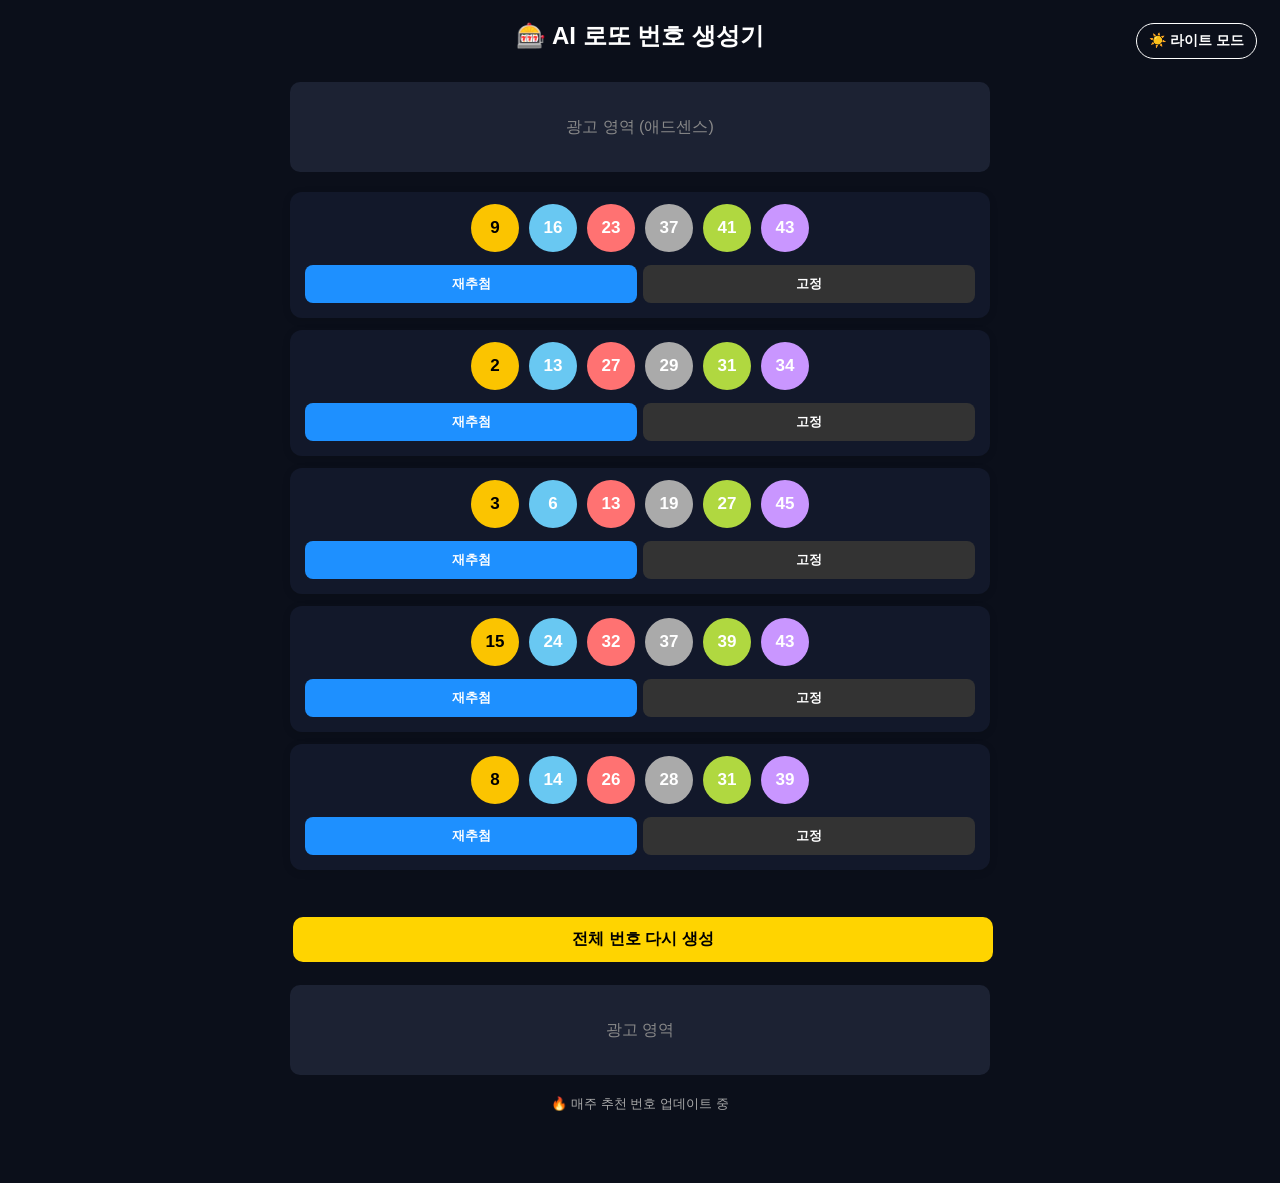
<file: index.html>
<!DOCTYPE html>
<html lang="ko">
<head>
    <meta charset="UTF-8">
    <meta name="viewport" content="width=device-width, initial-scale=1.0">
    <title>프리미엄 로또 번호 생성기</title>
    <link rel="stylesheet" href="style.css">
</head>
<body data-theme="dark">

    <button id="theme-btn" class="theme-toggle" onclick="toggleTheme()">☀️ 라이트 모드</button>

    <div class="header">🎰 AI 로또 번호 생성기</div>

    <div class="ad-box">광고 영역 (애드센스)</div>

    <div class="container" id="app"></div>

    <div class="container">
        <button class="main-btn" onclick="generateAll()">전체 번호 다시 생성</button>
    </div>

    <div class="ad-box">광고 영역</div>

    <div class="cta">🔥 매주 추천 번호 업데이트 중</div>

    <!-- Disqus Comment Section -->
    <div class="container">
        <div id="disqus_thread" style="margin-top: 50px;"></div>
        <script>
            /**
            *  RECOMMENDED CONFIGURATION VARIABLES: EDIT AND UNCOMMENT THE SECTION BELOW TO INSERT DYNAMIC VALUES FROM YOUR PLATFORM OR CMS.
            *  LEARN WHY DEFINING THESE VARIABLES IS IMPORTANT: https://disqus.com/admin/universalcode/#configuration-variables    */
            /*
            var disqus_config = function () {
            this.page.url = PAGE_URL;  // Replace PAGE_URL with your page's canonical URL variable
            this.page.identifier = PAGE_IDENTIFIER; // Replace PAGE_IDENTIFIER with your page's unique identifier variable
            };
            */
            (function() { // DON'T EDIT BELOW THIS LINE
            var d = document, s = d.createElement('script');
            s.src = 'https://productbuilde.disqus.com/embed.js';
            s.setAttribute('data-timestamp', +new Date());
            (d.head || d.body).appendChild(s);
            })();
        </script>
        <noscript>Please enable JavaScript to view the <a href="https://disqus.com/?ref_noscript">comments powered by Disqus.</a></noscript>
    </div>

    <script src="main.js"></script>
</body>
</html>
</file>
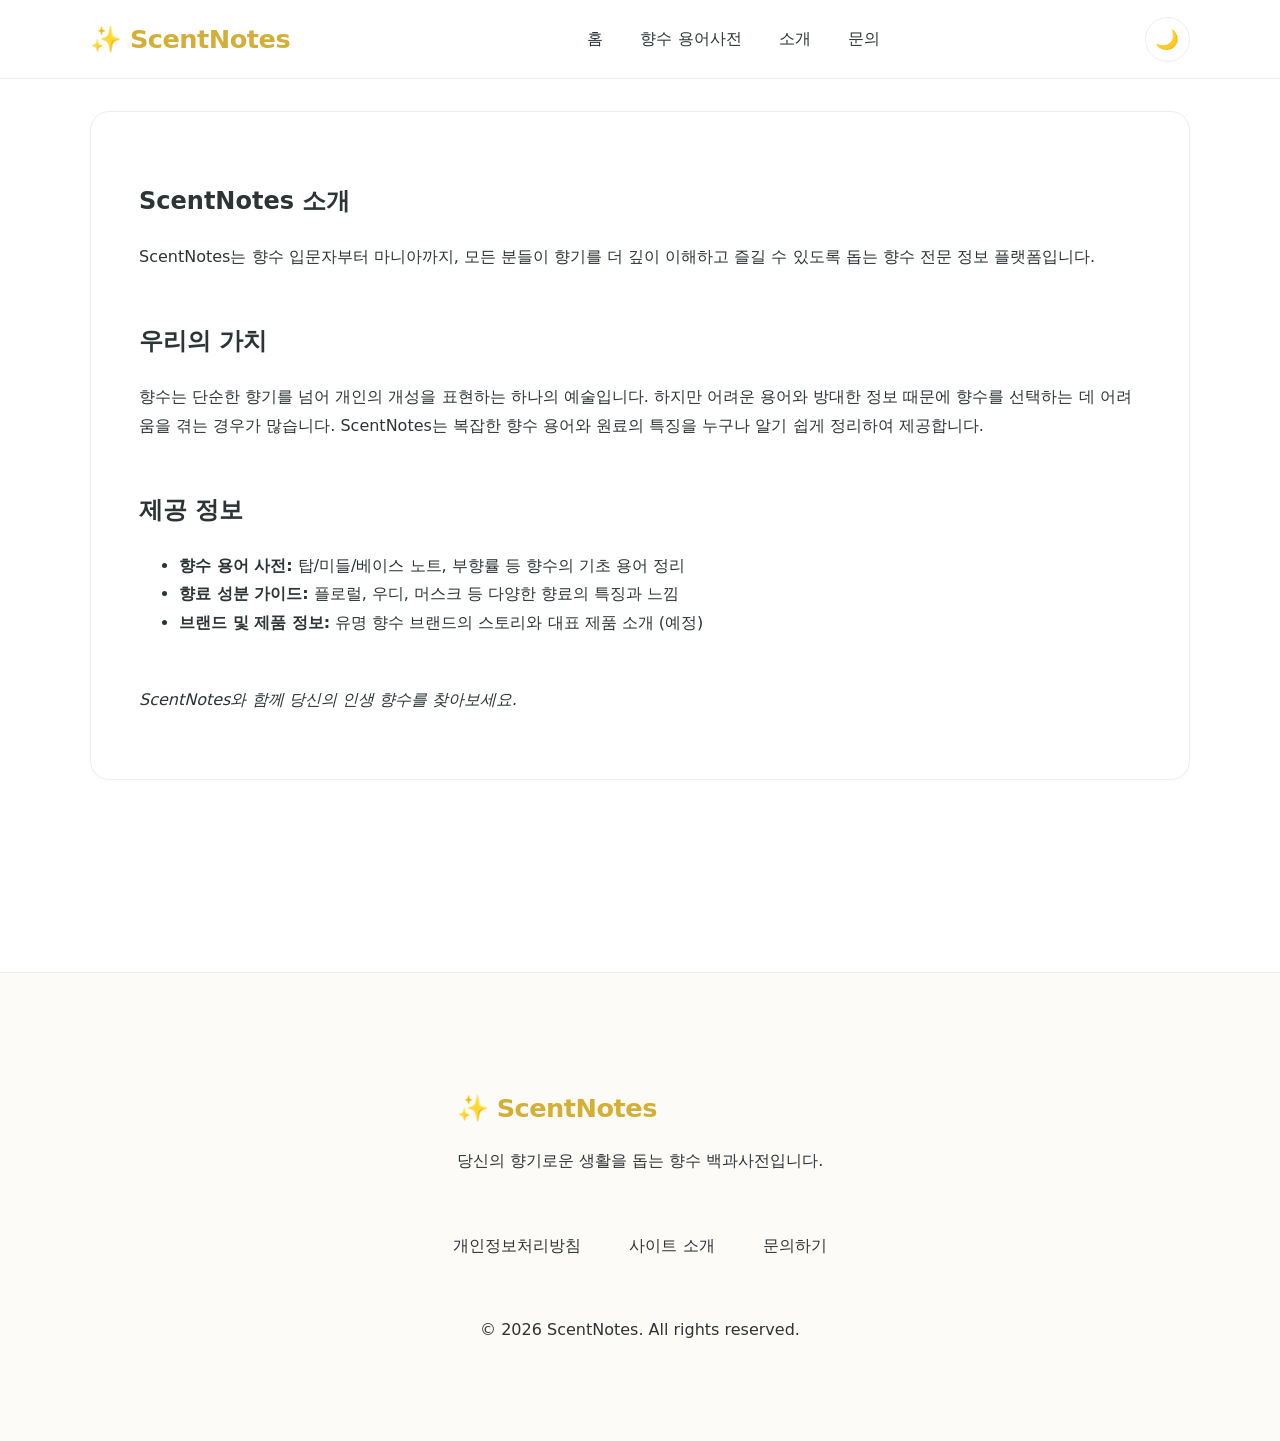
<file: perfume/about.html>
<!DOCTYPE html>
<html lang="ko">
<head>
    <meta charset="UTF-8">
    <meta name="viewport" content="width=device-width, initial-scale=1.0">
    <title>ScentNotes - 사이트 소개</title>
    <link rel="stylesheet" href="style.css">
    <link rel="stylesheet" href="https://cdnjs.cloudflare.com/ajax/libs/font-awesome/6.0.0/css/all.min.css">
</head>
<body data-theme="light">

    <nav class="navbar">
        <div class="nav-container">
            <a href="index.html" class="nav-logo">✨ ScentNotes</a>
            <div class="nav-links">
                <a href="index.html">홈</a>
                <a href="index.html#glossary">향수 용어사전</a>
                <a href="about.html">소개</a>
                <a href="contact.html">문의</a>
            </div>
            <button id="theme-btn" class="theme-toggle" onclick="toggleTheme()">🌙</button>
        </div>
    </nav>

    <main class="container">
        <section class="row" style="padding: 3rem;">
            <h1>ScentNotes 소개</h1>
            <p>ScentNotes는 향수 입문자부터 마니아까지, 모든 분들이 향기를 더 깊이 이해하고 즐길 수 있도록 돕는 향수 전문 정보 플랫폼입니다.</p>

            <h2 style="margin-top: 3rem;">우리의 가치</h2>
            <p>향수는 단순한 향기를 넘어 개인의 개성을 표현하는 하나의 예술입니다. 하지만 어려운 용어와 방대한 정보 때문에 향수를 선택하는 데 어려움을 겪는 경우가 많습니다. ScentNotes는 복잡한 향수 용어와 원료의 특징을 누구나 알기 쉽게 정리하여 제공합니다.</p>

            <h2 style="margin-top: 3rem;">제공 정보</h2>
            <ul>
                <li><strong>향수 용어 사전:</strong> 탑/미들/베이스 노트, 부향률 등 향수의 기초 용어 정리</li>
                <li><strong>향료 성분 가이드:</strong> 플로럴, 우디, 머스크 등 다양한 향료의 특징과 느낌</li>
                <li><strong>브랜드 및 제품 정보:</strong> 유명 향수 브랜드의 스토리와 대표 제품 소개 (예정)</li>
            </ul>

            <p style="margin-top: 3rem; font-style: italic;">ScentNotes와 함께 당신의 인생 향수를 찾아보세요.</p>
        </section>
    </main>

    <footer class="footer">
        <div class="container footer-content">
            <div class="footer-brand">
                <a href="#" class="nav-logo">✨ ScentNotes</a>
                <p>당신의 향기로운 생활을 돕는 향수 백과사전입니다.</p>
            </div>
            <div class="footer-links">
                <a href="privacy.html">개인정보처리방침</a>
                <a href="about.html">사이트 소개</a>
                <a href="contact.html">문의하기</a>
            </div>
            <p class="copyright">&copy; 2026 ScentNotes. All rights reserved.</p>
        </div>
    </footer>

    <script src="main.js"></script>
</body>
</html>
</file>
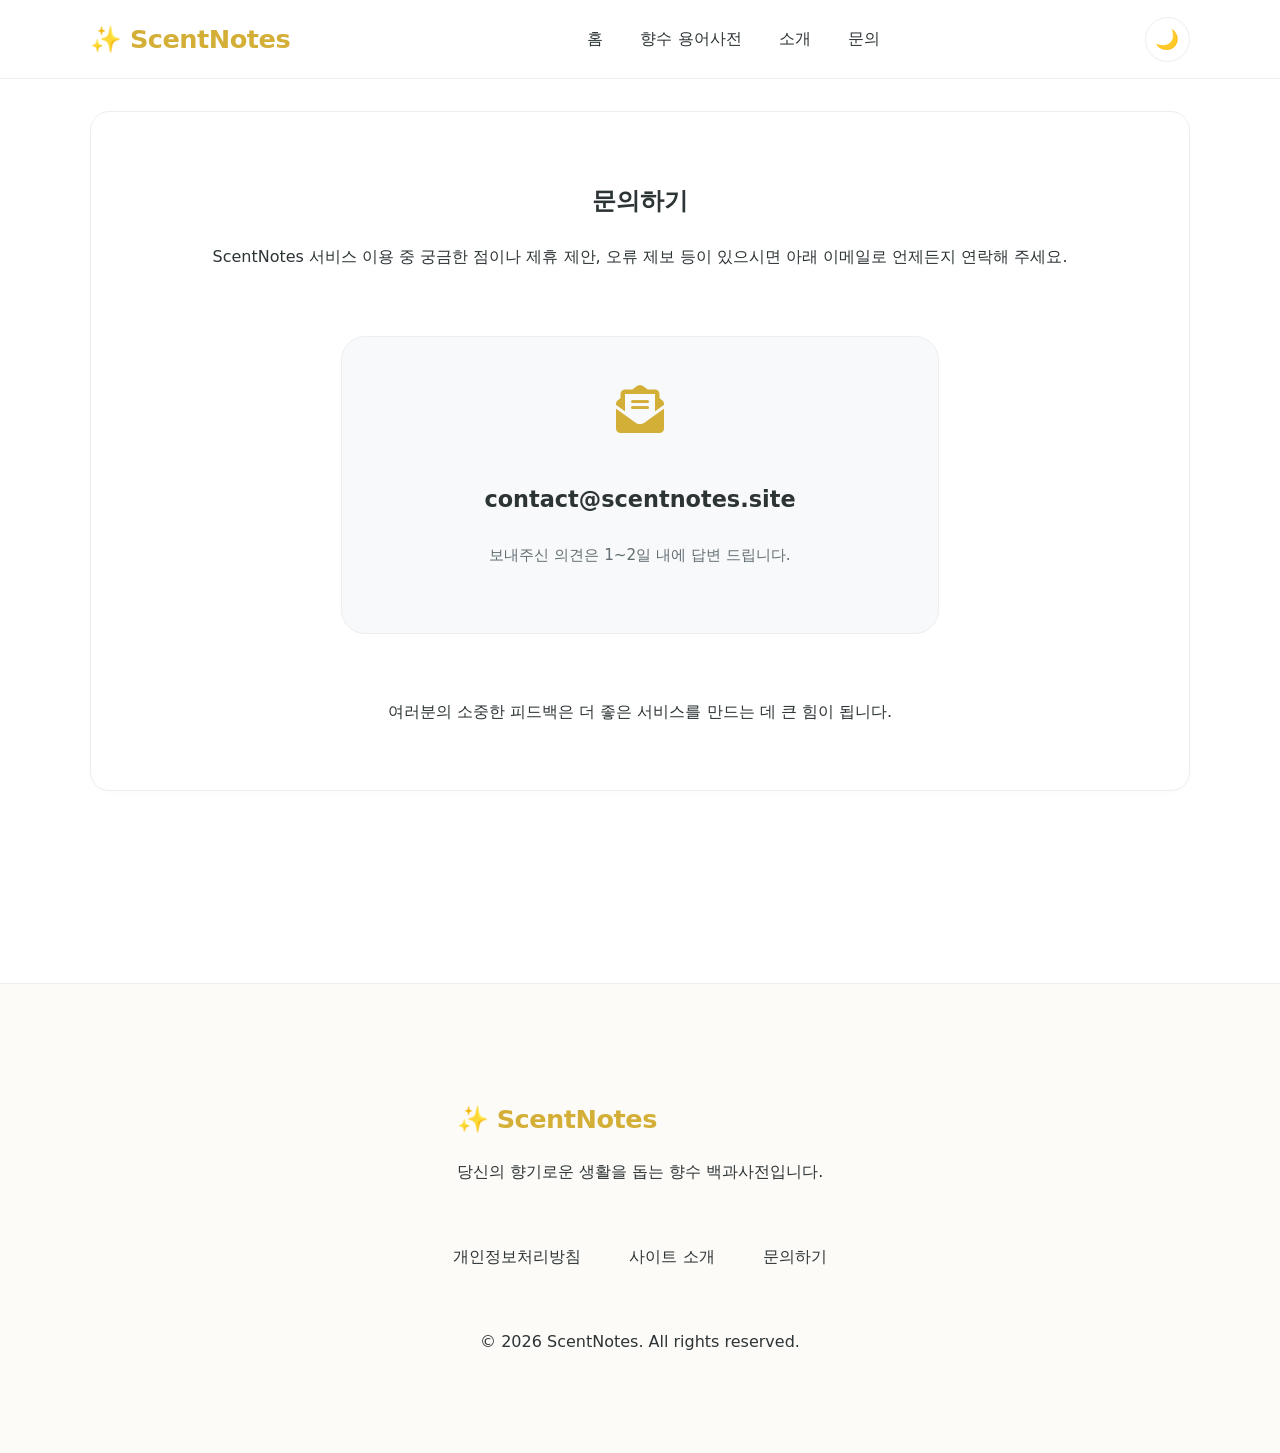
<file: perfume/contact.html>
<!DOCTYPE html>
<html lang="ko">
<head>
    <meta charset="UTF-8">
    <meta name="viewport" content="width=device-width, initial-scale=1.0">
    <title>ScentNotes - 문의하기</title>
    <link rel="stylesheet" href="style.css">
    <link rel="stylesheet" href="https://cdnjs.cloudflare.com/ajax/libs/font-awesome/6.0.0/css/all.min.css">
</head>
<body data-theme="light">

    <nav class="navbar">
        <div class="nav-container">
            <a href="index.html" class="nav-logo">✨ ScentNotes</a>
            <div class="nav-links">
                <a href="index.html">홈</a>
                <a href="index.html#glossary">향수 용어사전</a>
                <a href="about.html">소개</a>
                <a href="contact.html">문의</a>
            </div>
            <button id="theme-btn" class="theme-toggle" onclick="toggleTheme()">🌙</button>
        </div>
    </nav>

    <main class="container">
        <section class="row" style="padding: 3rem; text-align: center;">
            <h1>문의하기</h1>
            <p>ScentNotes 서비스 이용 중 궁금한 점이나 제휴 제안, 오류 제보 등이 있으시면 아래 이메일로 언제든지 연락해 주세요.</p>

            <div style="margin: 4rem auto; background: var(--ad-bg); padding: 3rem; border-radius: 1.5rem; max-width: 500px; border: 1px solid var(--border);">
                <i class="fas fa-envelope-open-text" style="font-size: 3rem; color: var(--primary); margin-bottom: 1.5rem;"></i>
                <p style="font-size: 1.4rem; font-weight: 800; color: var(--text-color);">contact@scentnotes.site</p>
                <p style="color: #636e72; font-size: 0.95rem; margin-top: 1rem;">보내주신 의견은 1~2일 내에 답변 드립니다.</p>
            </div>

            <p>여러분의 소중한 피드백은 더 좋은 서비스를 만드는 데 큰 힘이 됩니다.</p>
        </section>
    </main>

    <footer class="footer">
        <div class="container footer-content">
            <div class="footer-brand">
                <a href="#" class="nav-logo">✨ ScentNotes</a>
                <p>당신의 향기로운 생활을 돕는 향수 백과사전입니다.</p>
            </div>
            <div class="footer-links">
                <a href="privacy.html">개인정보처리방침</a>
                <a href="about.html">사이트 소개</a>
                <a href="contact.html">문의하기</a>
            </div>
            <p class="copyright">&copy; 2026 ScentNotes. All rights reserved.</p>
        </div>
    </footer>

    <script src="main.js"></script>
</body>
</html>
</file>
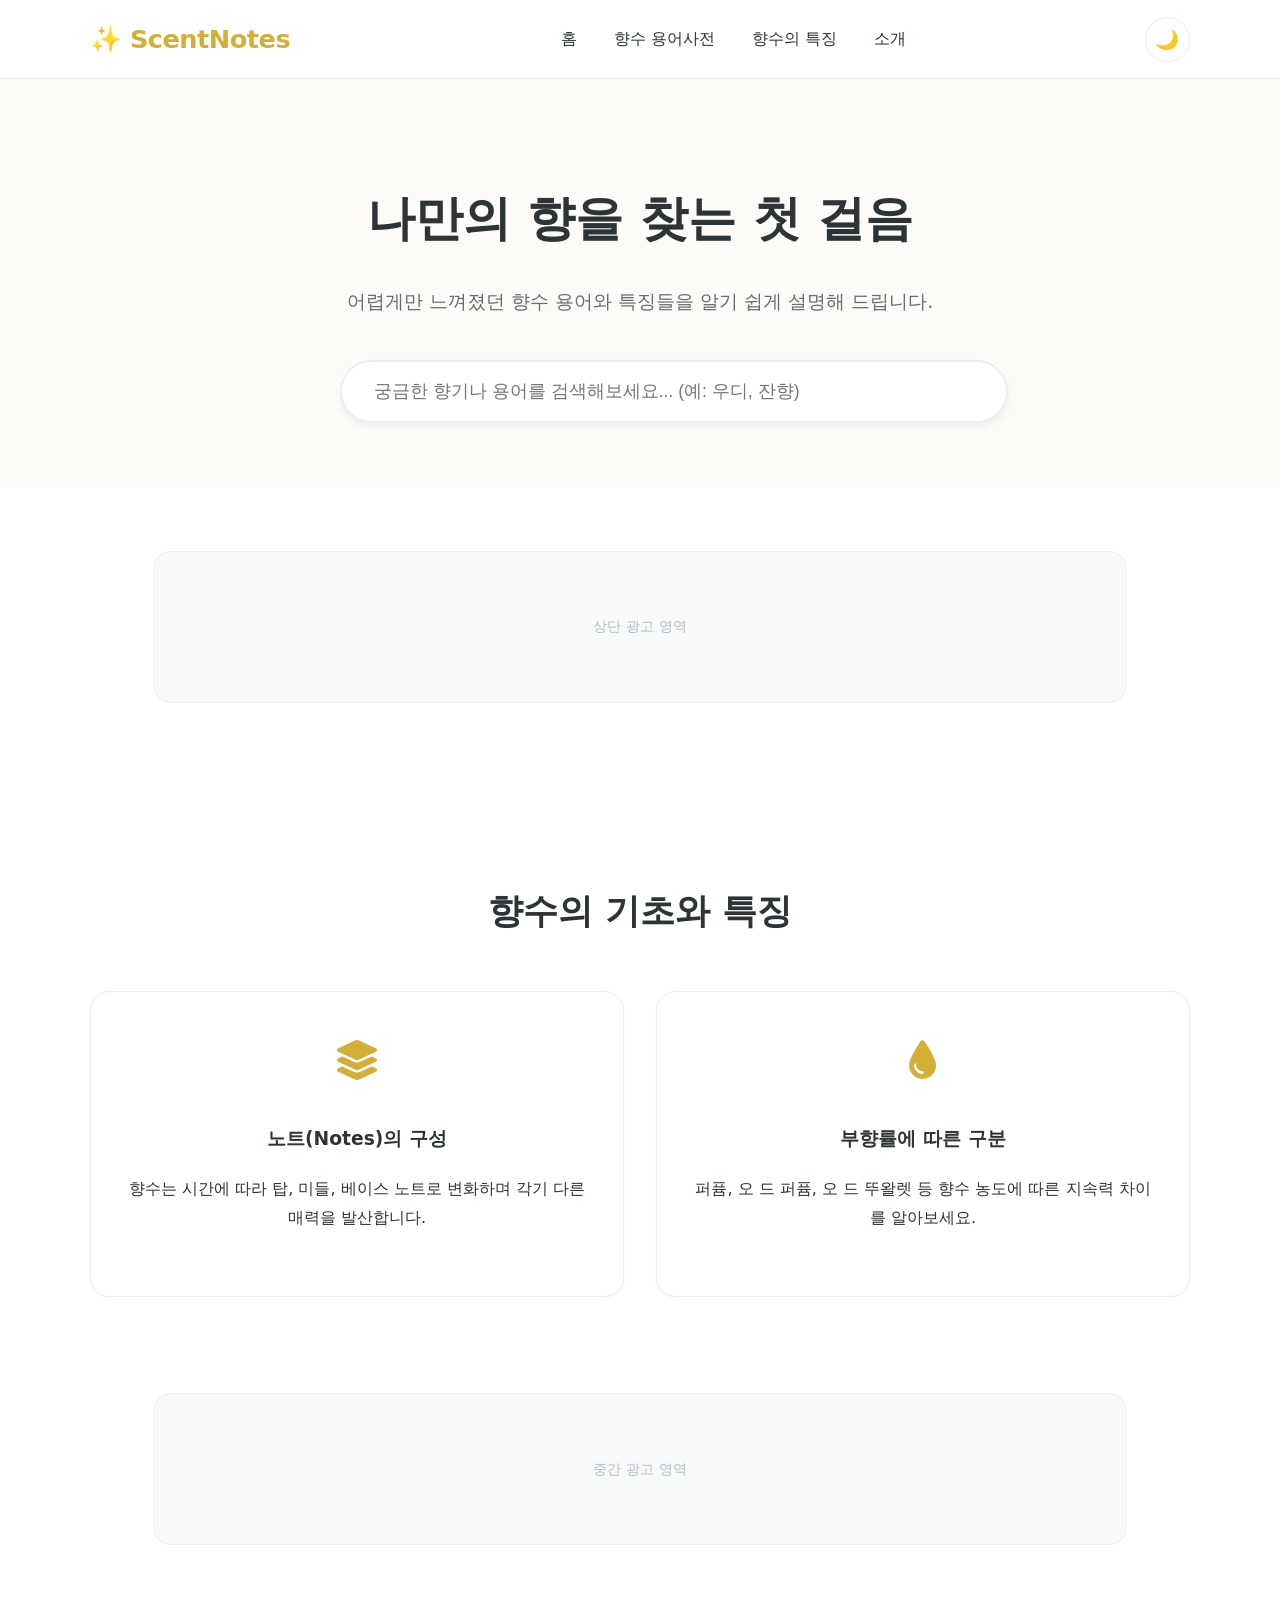
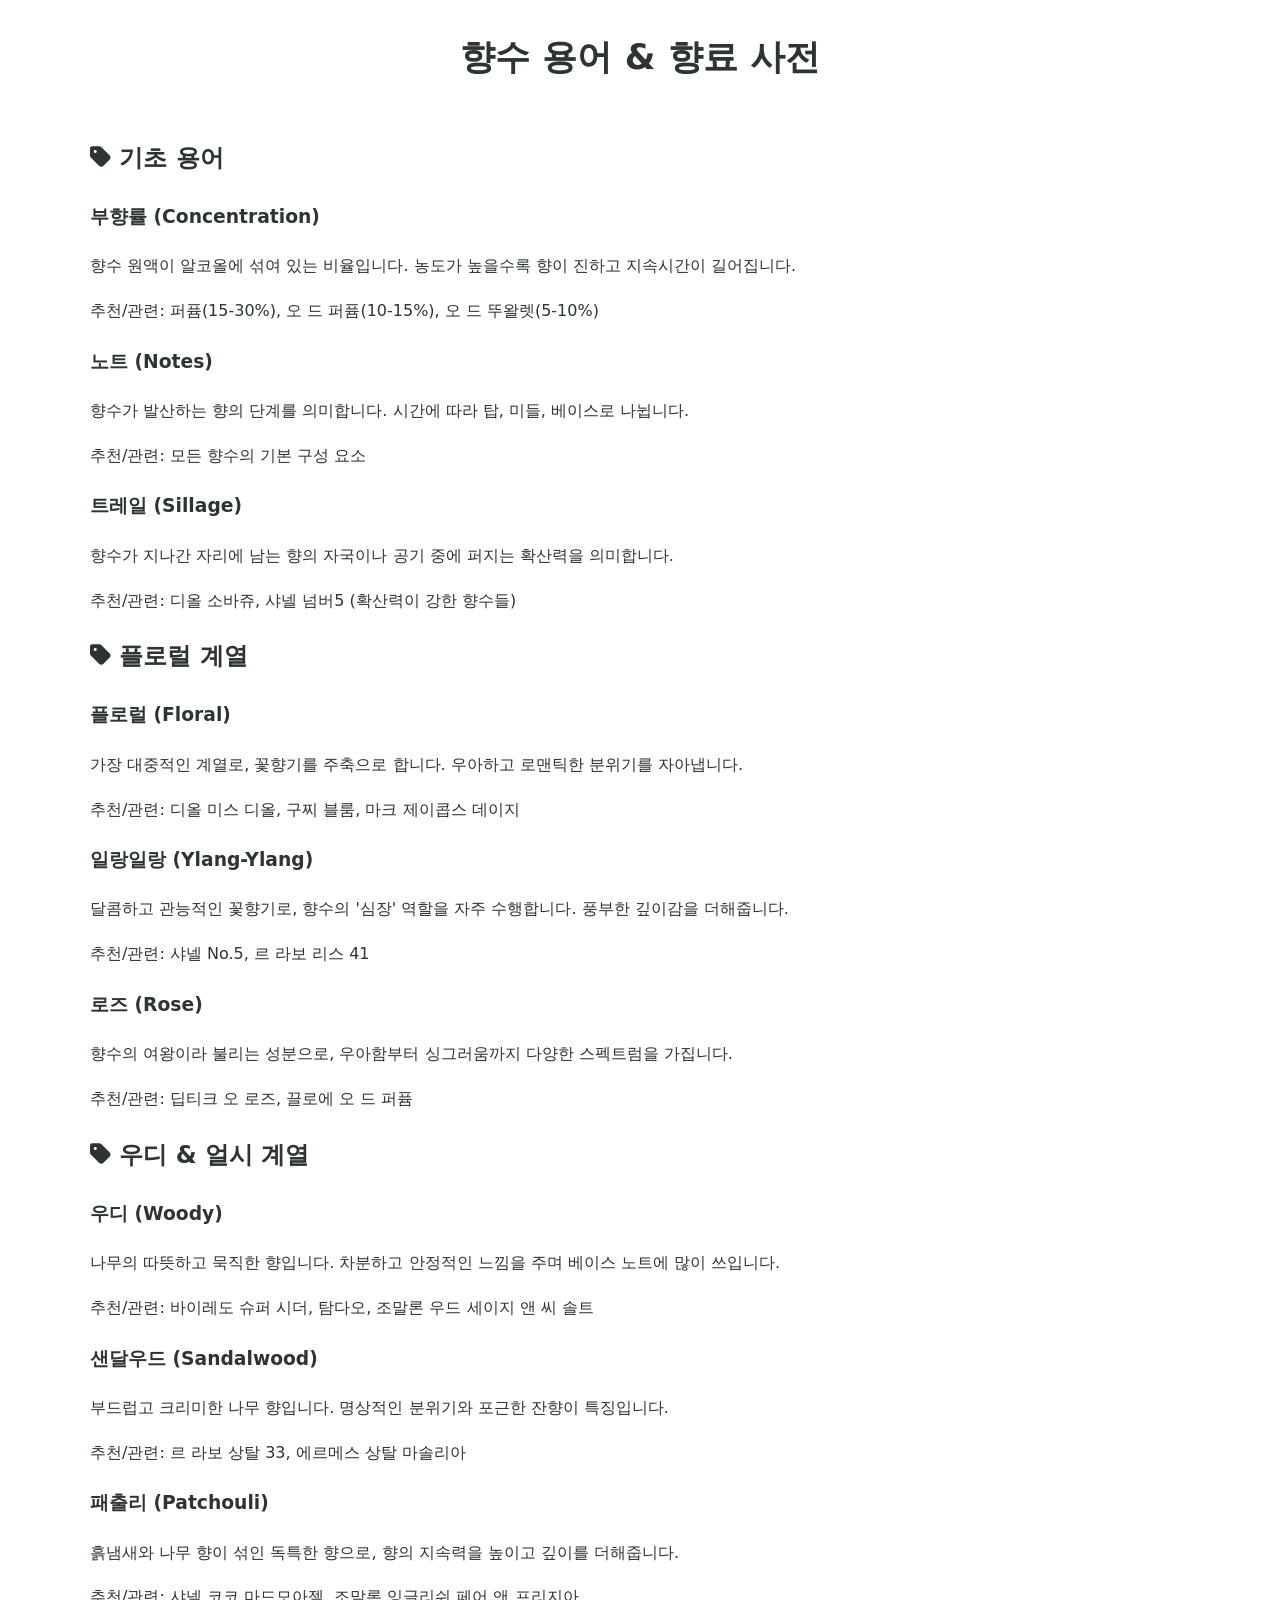
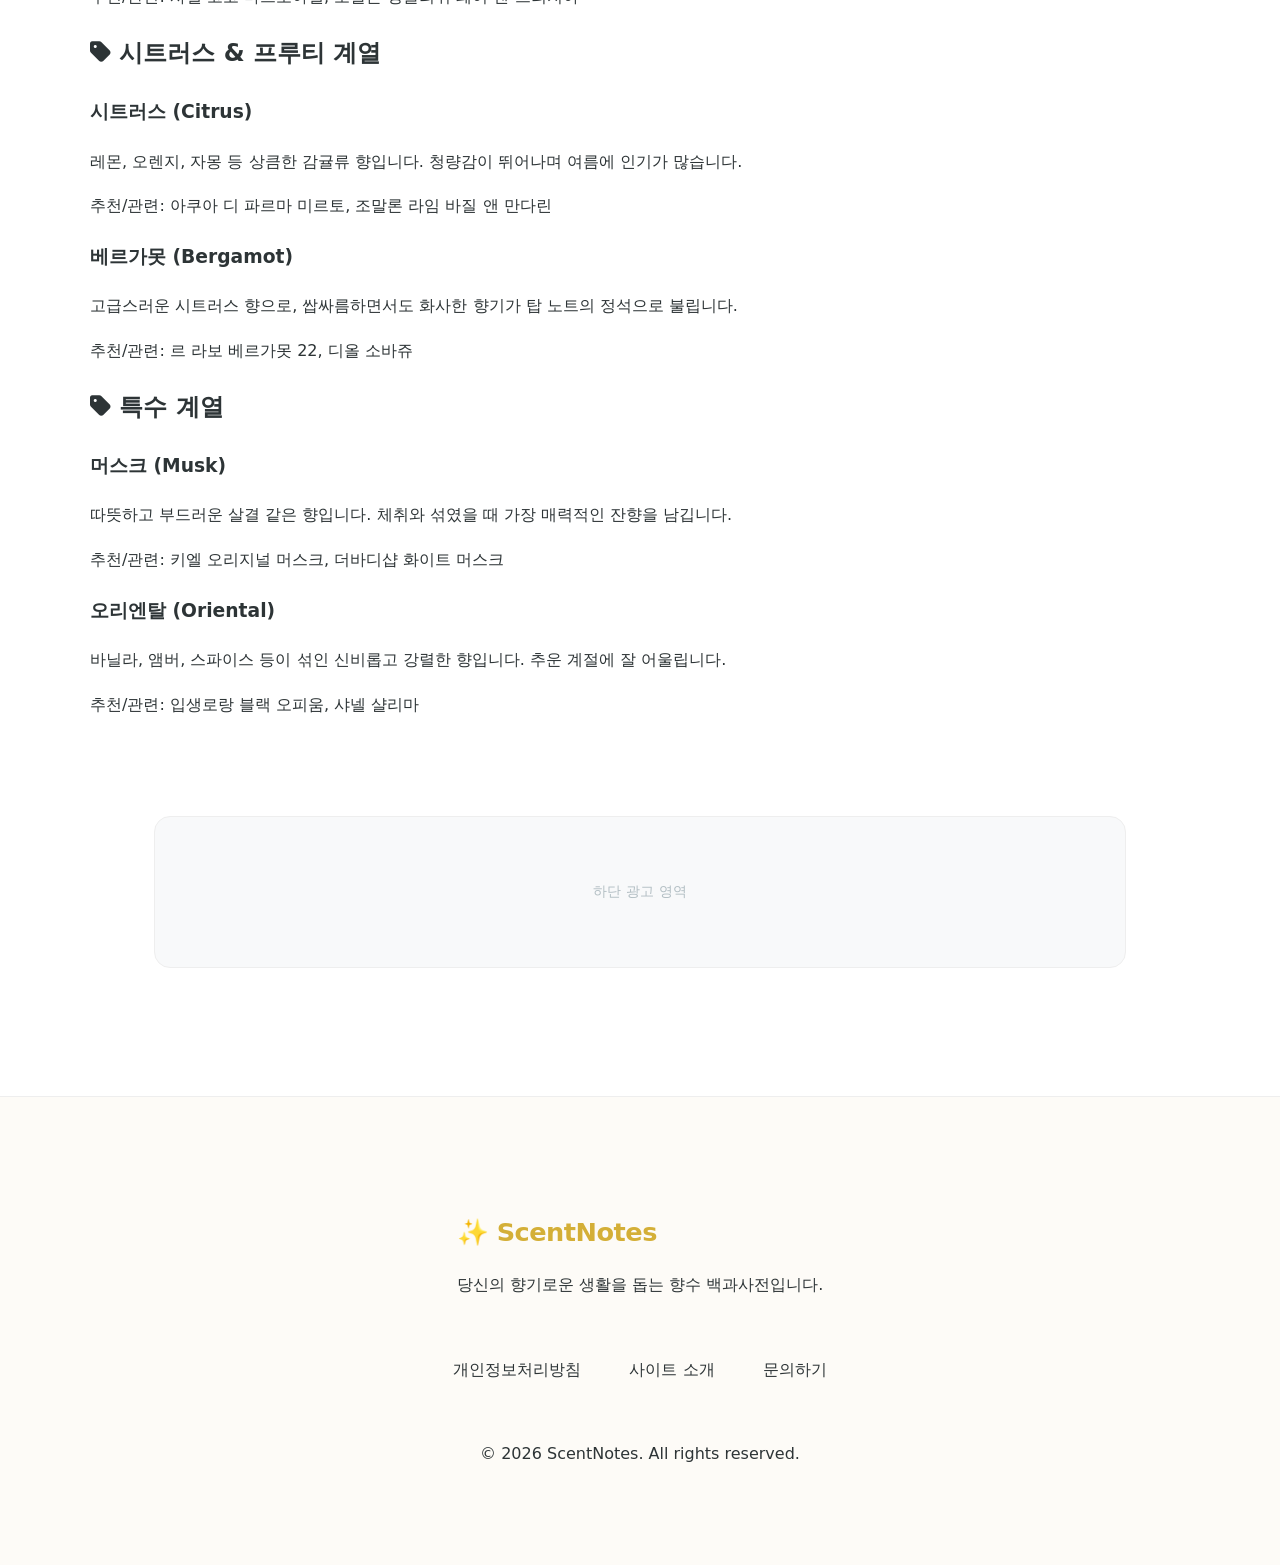
<file: perfume/perfume.html>
<!DOCTYPE html>
<html lang="ko">
<head>
    <meta charset="UTF-8">
    <meta name="viewport" content="width=device-width, initial-scale=1.0">
    <title>ScentNotes - 향수의 모든 것: 정보, 특징, 용어 사전</title>
    <meta name="description" content="향수의 기본 용어부터 플로럴, 우디, 일랑일랑 등 다양한 향료 성분과 향수의 특징을 알아보세요.">
    <link rel="stylesheet" href="style.css">
    <link rel="stylesheet" href="https://cdnjs.cloudflare.com/ajax/libs/font-awesome/6.0.0/css/all.min.css">
</head>
<body data-theme="light">

    <nav class="navbar">
        <div class="nav-container">
            <a href="index.html" class="nav-logo">✨ ScentNotes</a>
            <div class="nav-links">
                <a href="index.html">홈</a>
                <a href="#glossary">향수 용어사전</a>
                <a href="#features">향수의 특징</a>
                <a href="about.html">소개</a>
            </div>
            <button id="theme-btn" class="theme-toggle" onclick="toggleTheme()">🌙</button>
        </div>
    </nav>

    <div class="hero-section">
        <div class="header">나만의 향을 찾는 첫 걸음</div>
        <p class="subtitle">어렵게만 느껴졌던 향수 용어와 특징들을 알기 쉽게 설명해 드립니다.</p>
        <div class="search-container">
            <input type="text" id="term-search" placeholder="궁금한 향기나 용어를 검색해보세요... (예: 우디, 잔향)" onkeyup="filterTerms()">
        </div>
    </div>

    <div class="ad-box">상단 광고 영역</div>

    <main class="container">
        <!-- Main Features Section -->
        <section id="features" class="content-section">
            <h2 class="section-title">향수의 기초와 특징</h2>
            <div class="feature-grid">
                <div class="feature-card row">
                    <i class="fas fa-layer-group feature-icon"></i>
                    <h3>노트(Notes)의 구성</h3>
                    <p>향수는 시간에 따라 탑, 미들, 베이스 노트로 변화하며 각기 다른 매력을 발산합니다.</p>
                </div>
                <div class="feature-card row">
                    <i class="fas fa-tint feature-icon"></i>
                    <h3>부향률에 따른 구분</h3>
                    <p>퍼퓸, 오 드 퍼퓸, 오 드 뚜왈렛 등 향수 농도에 따른 지속력 차이를 알아보세요.</p>
                </div>
            </div>
        </section>

        <div class="ad-box">중간 광고 영역</div>

        <!-- Glossary Section -->
        <section id="glossary" class="content-section">
            <h2 class="section-title">향수 용어 & 향료 사전</h2>
            <div id="terms-list" class="article-list">
                <!-- Terms will be injected here by JavaScript -->
            </div>
        </section>
    </main>

    <div class="ad-box">하단 광고 영역</div>

    <footer class="footer">
        <div class="container footer-content">
            <div class="footer-brand">
                <a href="#" class="nav-logo">✨ ScentNotes</a>
                <p>당신의 향기로운 생활을 돕는 향수 백과사전입니다.</p>
            </div>
            <div class="footer-links">
                <a href="privacy.html">개인정보처리방침</a>
                <a href="about.html">사이트 소개</a>
                <a href="contact.html">문의하기</a>
            </div>
            <p class="copyright">&copy; 2026 ScentNotes. All rights reserved.</p>
        </div>
    </footer>

    <script src="main.js"></script>
</body>
</html>
</file>
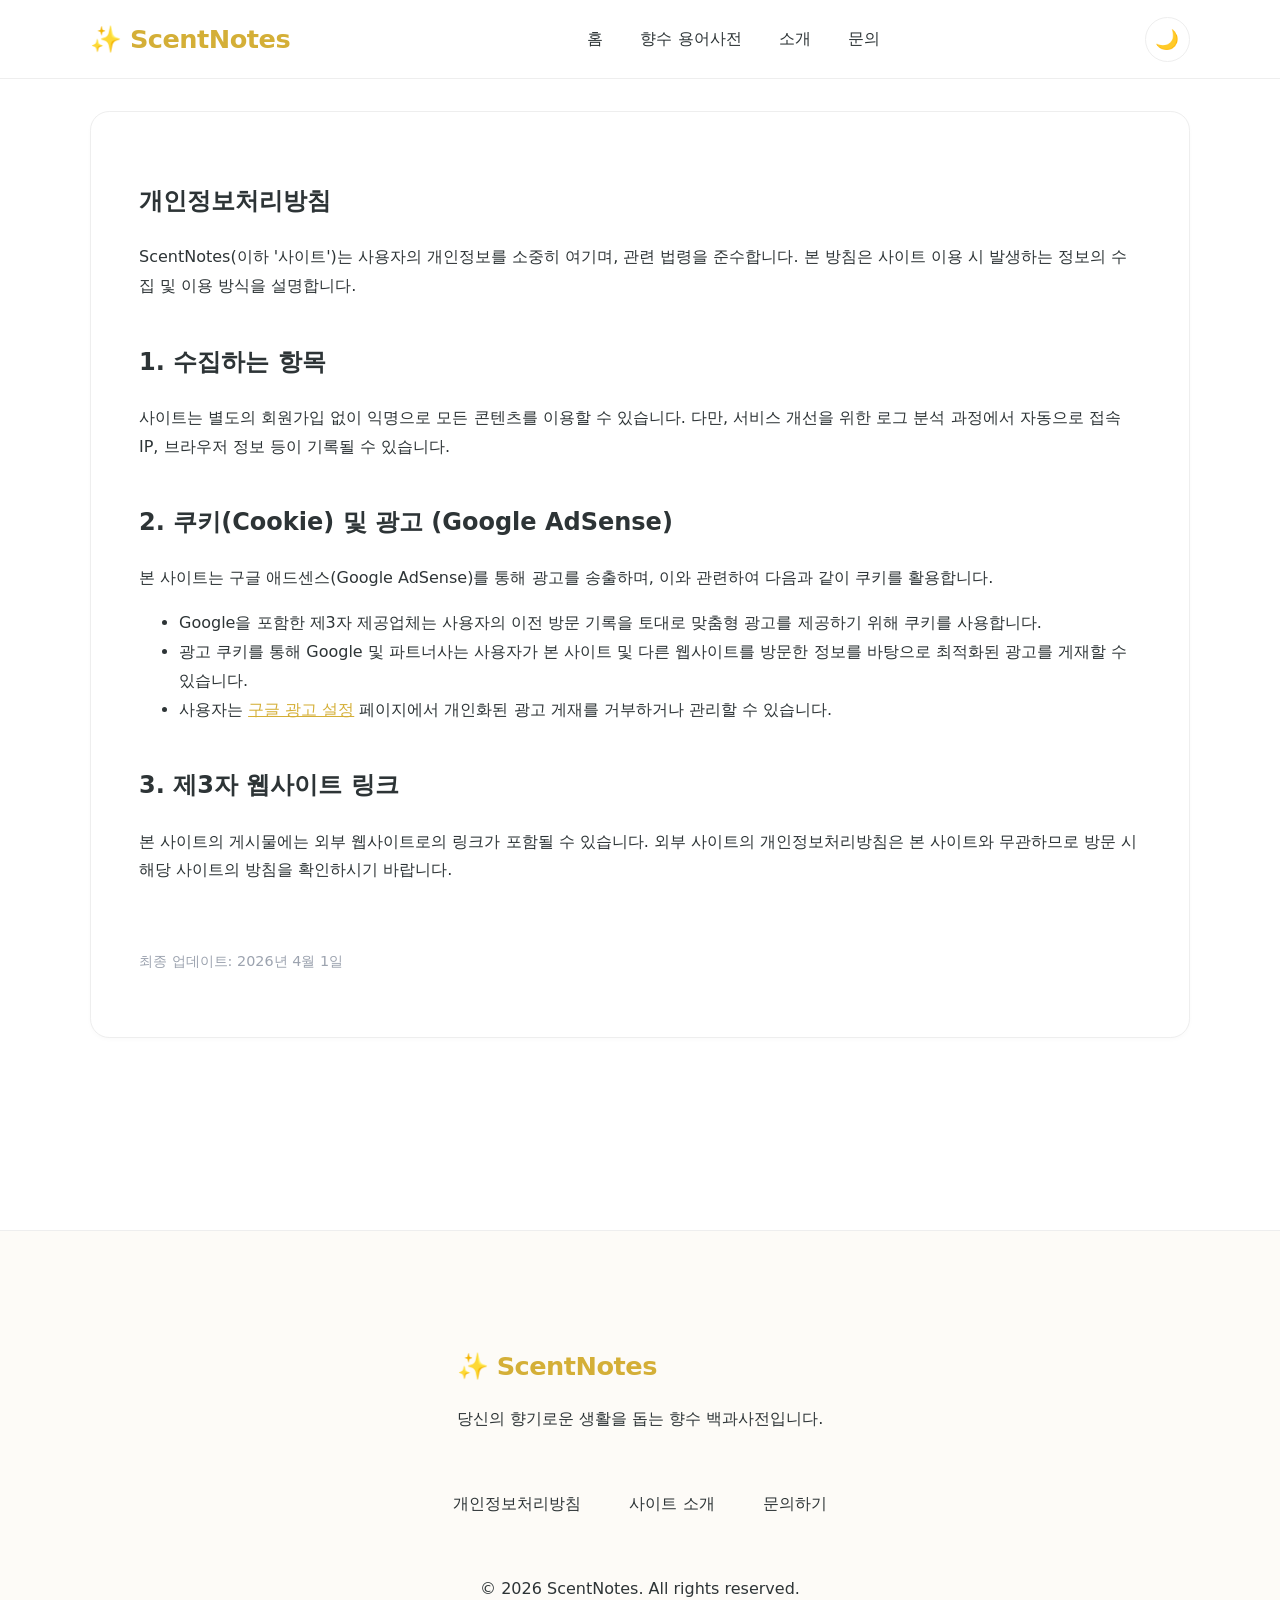
<file: perfume/privacy.html>
<!DOCTYPE html>
<html lang="ko">
<head>
    <meta charset="UTF-8">
    <meta name="viewport" content="width=device-width, initial-scale=1.0">
    <title>ScentNotes - 개인정보처리방침</title>
    <link rel="stylesheet" href="style.css">
    <link rel="stylesheet" href="https://cdnjs.cloudflare.com/ajax/libs/font-awesome/6.0.0/css/all.min.css">
</head>
<body data-theme="light">

    <nav class="navbar">
        <div class="nav-container">
            <a href="index.html" class="nav-logo">✨ ScentNotes</a>
            <div class="nav-links">
                <a href="index.html">홈</a>
                <a href="index.html#glossary">향수 용어사전</a>
                <a href="about.html">소개</a>
                <a href="contact.html">문의</a>
            </div>
            <button id="theme-btn" class="theme-toggle" onclick="toggleTheme()">🌙</button>
        </div>
    </nav>

    <main class="container">
        <section class="row" style="padding: 3rem;">
            <h1>개인정보처리방침</h1>
            <p>ScentNotes(이하 '사이트')는 사용자의 개인정보를 소중히 여기며, 관련 법령을 준수합니다. 본 방침은 사이트 이용 시 발생하는 정보의 수집 및 이용 방식을 설명합니다.</p>

            <h2 style="margin-top: 2.5rem;">1. 수집하는 항목</h2>
            <p>사이트는 별도의 회원가입 없이 익명으로 모든 콘텐츠를 이용할 수 있습니다. 다만, 서비스 개선을 위한 로그 분석 과정에서 자동으로 접속 IP, 브라우저 정보 등이 기록될 수 있습니다.</p>

            <h2 style="margin-top: 2.5rem;">2. 쿠키(Cookie) 및 광고 (Google AdSense)</h2>
            <p>본 사이트는 구글 애드센스(Google AdSense)를 통해 광고를 송출하며, 이와 관련하여 다음과 같이 쿠키를 활용합니다.</p>
            <ul>
                <li>Google을 포함한 제3자 제공업체는 사용자의 이전 방문 기록을 토대로 맞춤형 광고를 제공하기 위해 쿠키를 사용합니다.</li>
                <li>광고 쿠키를 통해 Google 및 파트너사는 사용자가 본 사이트 및 다른 웹사이트를 방문한 정보를 바탕으로 최적화된 광고를 게재할 수 있습니다.</li>
                <li>사용자는 <a href="https://www.google.com/settings/ads" target="_blank" style="color: var(--primary);">구글 광고 설정</a> 페이지에서 개인화된 광고 게재를 거부하거나 관리할 수 있습니다.</li>
            </ul>

            <h2 style="margin-top: 2.5rem;">3. 제3자 웹사이트 링크</h2>
            <p>본 사이트의 게시물에는 외부 웹사이트로의 링크가 포함될 수 있습니다. 외부 사이트의 개인정보처리방침은 본 사이트와 무관하므로 방문 시 해당 사이트의 방침을 확인하시기 바랍니다.</p>

            <p style="margin-top: 4rem; color: #9ca3af; font-size: 0.9rem;">최종 업데이트: 2026년 4월 1일</p>
        </section>
    </main>

    <footer class="footer">
        <div class="container footer-content">
            <div class="footer-brand">
                <a href="#" class="nav-logo">✨ ScentNotes</a>
                <p>당신의 향기로운 생활을 돕는 향수 백과사전입니다.</p>
            </div>
            <div class="footer-links">
                <a href="privacy.html">개인정보처리방침</a>
                <a href="about.html">사이트 소개</a>
                <a href="contact.html">문의하기</a>
            </div>
            <p class="copyright">&copy; 2026 ScentNotes. All rights reserved.</p>
        </div>
    </footer>

    <script src="main.js"></script>
</body>
</html>
</file>
<file: style.css>
:root {
    --bg-color: #0b0f1a;
    --text-color: #ffffff;
    --card-bg: #12182a;
    --ad-bg: #1c2233;
    --header-text: #ffffff;
    --btn-lock: #333333;
    --btn-lock-active: #ff4444;
    --ball-text: #ffffff;
}

[data-theme="light"] {
    --bg-color: #f0f2f5;
    --text-color: #1c1e21;
    --card-bg: #ffffff;
    --ad-bg: #e4e6eb;
    --header-text: #0b0f1a;
    --btn-lock: #cccccc;
    --btn-lock-active: #ff4444;
    --ball-text: #ffffff;
}

body {
    margin: 0;
    background: var(--bg-color);
    color: var(--text-color);
    font-family: 'Segoe UI', sans-serif;
    transition: background 0.3s, color 0.3s;
}

/* 상단 */
.header {
    text-align: center;
    padding: 20px;
    font-size: 24px;
    font-weight: bold;
    color: var(--header-text);
}

/* 테마 토글 버튼 */
.theme-toggle {
    position: absolute;
    top: 20px;
    right: 20px;
    padding: 8px 12px;
    border-radius: 20px;
    border: 1px solid var(--text-color);
    background: transparent;
    color: var(--text-color);
    cursor: pointer;
    font-size: 14px;
    transition: all 0.3s;
}

.theme-toggle:hover {
    background: var(--text-color);
    color: var(--bg-color);
}

/* 광고 영역 */
.ad-box {
    margin: 10px auto;
    width: 90%;
    max-width: 700px;
    height: 90px;
    background: var(--ad-bg);
    display: flex;
    align-items: center;
    justify-content: center;
    color: #888;
    border-radius: 10px;
    transition: background 0.3s;
}

/* 컨테이너 */
.container {
    max-width: 700px;
    margin: auto;
    padding: 10px;
}

/* 줄 */
.row {
    background: var(--card-bg);
    padding: 12px;
    border-radius: 12px;
    margin-bottom: 12px;
    box-shadow: 0 2px 8px rgba(0,0,0,0.1);
    transition: background 0.3s;
}

/* 번호 영역 */
.numbers {
    display: flex;
    justify-content: center;
    gap: 10px;
    margin-bottom: 10px;
}

.ball {
    width: 48px;
    height: 48px;
    border-radius: 50%;
    display: flex;
    align-items: center;
    justify-content: center;
    font-weight: bold;
    font-size: 17px;
    color: var(--ball-text);
}

/* 색상 */
.ball:nth-child(1){background:#fbc400;color:black;}
.ball:nth-child(2){background:#69c8f2;}
.ball:nth-child(3){background:#ff7272;}
.ball:nth-child(4){background:#aaa;}
.ball:nth-child(5){background:#b0d840;}
.ball:nth-child(6){background:#c996ff;}

/* 애니메이션 */
.roll {
    animation: roll 0.5s ease;
}

@keyframes roll {
    0% { transform: translateY(-40px); opacity: 0; }
    100% { transform: translateY(0); opacity: 1; }
}

/* 버튼 영역 */
.actions {
    display: flex;
    justify-content: space-between;
}

button {
    flex: 1;
    margin: 3px;
    padding: 10px;
    border: none;
    border-radius: 8px;
    font-weight: bold;
    cursor: pointer;
}

/* 재추첨 */
.regen {
    background: #1e90ff;
    color: white;
}

.regen:hover {
    box-shadow: 0 0 10px #1e90ff;
}

/* 고정 */
.lock {
    background: var(--btn-lock);
    color: var(--text-color);
}

.lock.active {
    background: var(--btn-lock-active);
    color: white;
}

/* 전체 버튼 */
.main-btn {
    width: 100%;
    margin-top: 15px;
    padding: 12px;
    background: #ffd400;
    color: black;
    font-size: 16px;
    border-radius: 10px;
}

.main-btn:hover {
    box-shadow: 0 0 12px #ffd400;
}

/* CTA 영역 */
.cta {
    margin-top: 20px;
    text-align: center;
    color: #aaa;
    font-size: 13px;
}
</file>
<file: perfume/style.css>
:root {
    --bg-color: #ffffff;
    --text-color: #2d3436;
    --card-bg: #ffffff;
    --ad-bg: #f8f9fa;
    --primary: #d4af37; /* Gold accent */
    --primary-dark: #b8860b;
    --accent: #ff7675;
    --border: #eeeeee;
    --hero-bg: #fdfbf7;
}

[data-theme="dark"] {
    --bg-color: #1a1a1a;
    --text-color: #f5f6fa;
    --card-bg: #2d2d2d;
    --ad-bg: #252525;
    --primary: #f1c40f;
    --border: #3d3d3d;
    --hero-bg: #252525;
}

body {
    margin: 0;
    background: var(--bg-color);
    color: var(--text-color);
    font-family: 'Pretendard', -apple-system, BlinkMacSystemFont, system-ui, sans-serif;
    line-height: 1.8;
    transition: background 0.3s, color 0.3s;
}

/* 네비게이션 */
.navbar {
    background: var(--bg-color);
    border-bottom: 1px solid var(--border);
    padding: 1rem 0;
    position: sticky;
    top: 0;
    z-index: 100;
}

.nav-container {
    max-width: 1100px;
    margin: 0 auto;
    padding: 0 1.5rem;
    display: flex;
    justify-content: space-between;
    align-items: center;
}

.nav-logo {
    font-size: 1.6rem;
    font-weight: 800;
    color: var(--primary);
    text-decoration: none;
    letter-spacing: -0.5px;
}

.nav-links a {
    color: var(--text-color);
    text-decoration: none;
    margin-left: 2rem;
    font-weight: 500;
    transition: color 0.2s;
}

.nav-links a:hover {
    color: var(--primary);
}

/* 히어로 섹션 */
.hero-section {
    text-align: center;
    padding: 6rem 1.5rem 4rem;
    background: var(--hero-bg);
}

.header {
    font-size: 3rem;
    font-weight: 800;
    margin-bottom: 1.5rem;
    color: var(--text-color);
}

.subtitle {
    font-size: 1.2rem;
    color: #636e72;
    max-width: 700px;
    margin: 0 auto 2.5rem;
}

/* 검색창 */
.search-container {
    max-width: 600px;
    margin: 0 auto;
}

#term-search {
    width: 100%;
    padding: 1.2rem 2rem;
    border-radius: 50px;
    border: 2px solid var(--border);
    background: var(--bg-color);
    color: var(--text-color);
    font-size: 1.1rem;
    outline: none;
    transition: border-color 0.3s, box-shadow 0.3s;
    box-shadow: 0 4px 6px rgba(0,0,0,0.05);
}

#term-search:focus {
    border-color: var(--primary);
    box-shadow: 0 10px 15px rgba(0,0,0,0.1);
}

/* 기능 그리드 */
.feature-grid {
    display: grid;
    grid-template-columns: repeat(auto-fit, minmax(300px, 1fr));
    gap: 2rem;
    margin-top: 2rem;
}

.feature-card {
    text-align: center;
    padding: 3rem 2rem !important;
}

.feature-icon {
    font-size: 2.5rem;
    color: var(--primary);
    margin-bottom: 1.5rem;
}

/* 광고 영역 */
.ad-box {
    margin: 4rem auto;
    width: 95%;
    max-width: 970px;
    height: 150px;
    background: var(--ad-bg);
    display: flex;
    align-items: center;
    justify-content: center;
    color: #b2bec3;
    border-radius: 1rem;
    font-size: 0.9rem;
    border: 1px solid var(--border);
}

/* 컨테이너 및 아티클 */
.container {
    max-width: 1100px;
    margin: 0 auto;
    padding: 2rem 1.5rem;
}

.row {
    background: var(--card-bg);
    border: 1px solid var(--border);
    border-radius: 1.2rem;
    padding: 2.5rem;
    margin-bottom: 2rem;
    box-shadow: 0 2px 4px rgba(0,0,0,0.02);
}

.section-title {
    font-size: 2.2rem;
    font-weight: 800;
    margin: 5rem 0 3rem;
    text-align: center;
}

.category {
    background: #fdf2f2;
    color: #e84393;
    padding: 0.3rem 0.8rem;
    border-radius: 4px;
    font-size: 0.8rem;
    font-weight: 700;
    margin-bottom: 1rem;
    display: inline-block;
}

[data-theme="dark"] .category {
    background: #4b2c2c;
    color: #fab1a0;
}

.article-item h3 {
    font-size: 1.8rem;
    margin: 0.5rem 0 1rem;
}

.article-item p {
    color: #636e72;
    font-size: 1.1rem;
}

[data-theme="dark"] .article-item p {
    color: #b2bec3;
}

/* 푸터 */
.footer {
    background: var(--hero-bg);
    border-top: 1px solid var(--border);
    padding: 5rem 0 3rem;
    margin-top: 8rem;
}

.footer-content {
    display: flex;
    flex-direction: column;
    align-items: center;
    gap: 2.5rem;
}

.footer-links {
    display: flex;
    gap: 3rem;
}

.footer-links a {
    color: var(--text-color);
    text-decoration: none;
    font-weight: 500;
}

.theme-toggle {
    background: var(--card-bg);
    border: 1px solid var(--border);
    color: var(--text-color);
    width: 45px;
    height: 45px;
    border-radius: 50%;
    cursor: pointer;
    display: flex;
    align-items: center;
    justify-content: center;
    font-size: 1.2rem;
}

@media (max-width: 768px) {
    .header { font-size: 2.2rem; }
    .nav-links { display: none; }
}
</file>
